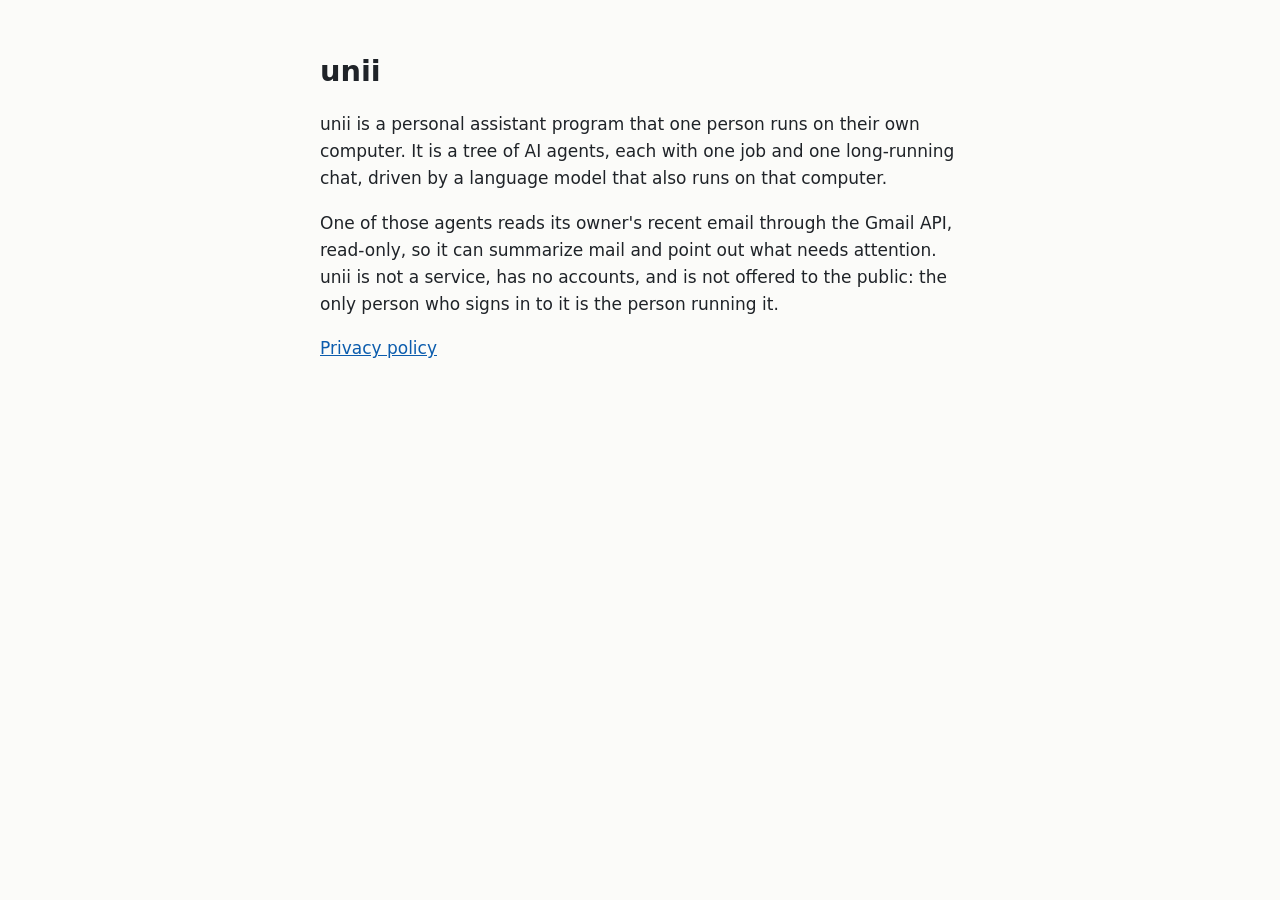
<file: index.html>
<!doctype html>
<html lang="en">
<head>
<meta charset="utf-8">
<meta name="viewport" content="width=device-width, initial-scale=1">
<title>unii</title>
<link rel="stylesheet" href="style.css">
</head>
<body>
<main>
<h1>unii</h1>
<p>unii is a personal assistant program that one person runs on their own
computer. It is a tree of AI agents, each with one job and one long-running
chat, driven by a language model that also runs on that computer.</p>
<p>One of those agents reads its owner's recent email through the Gmail API,
read-only, so it can summarize mail and point out what needs attention. unii
is not a service, has no accounts, and is not offered to the public: the only
person who signs in to it is the person running it.</p>
<p><a href="privacy.html">Privacy policy</a></p>
</main>
</body>
</html>
</file>
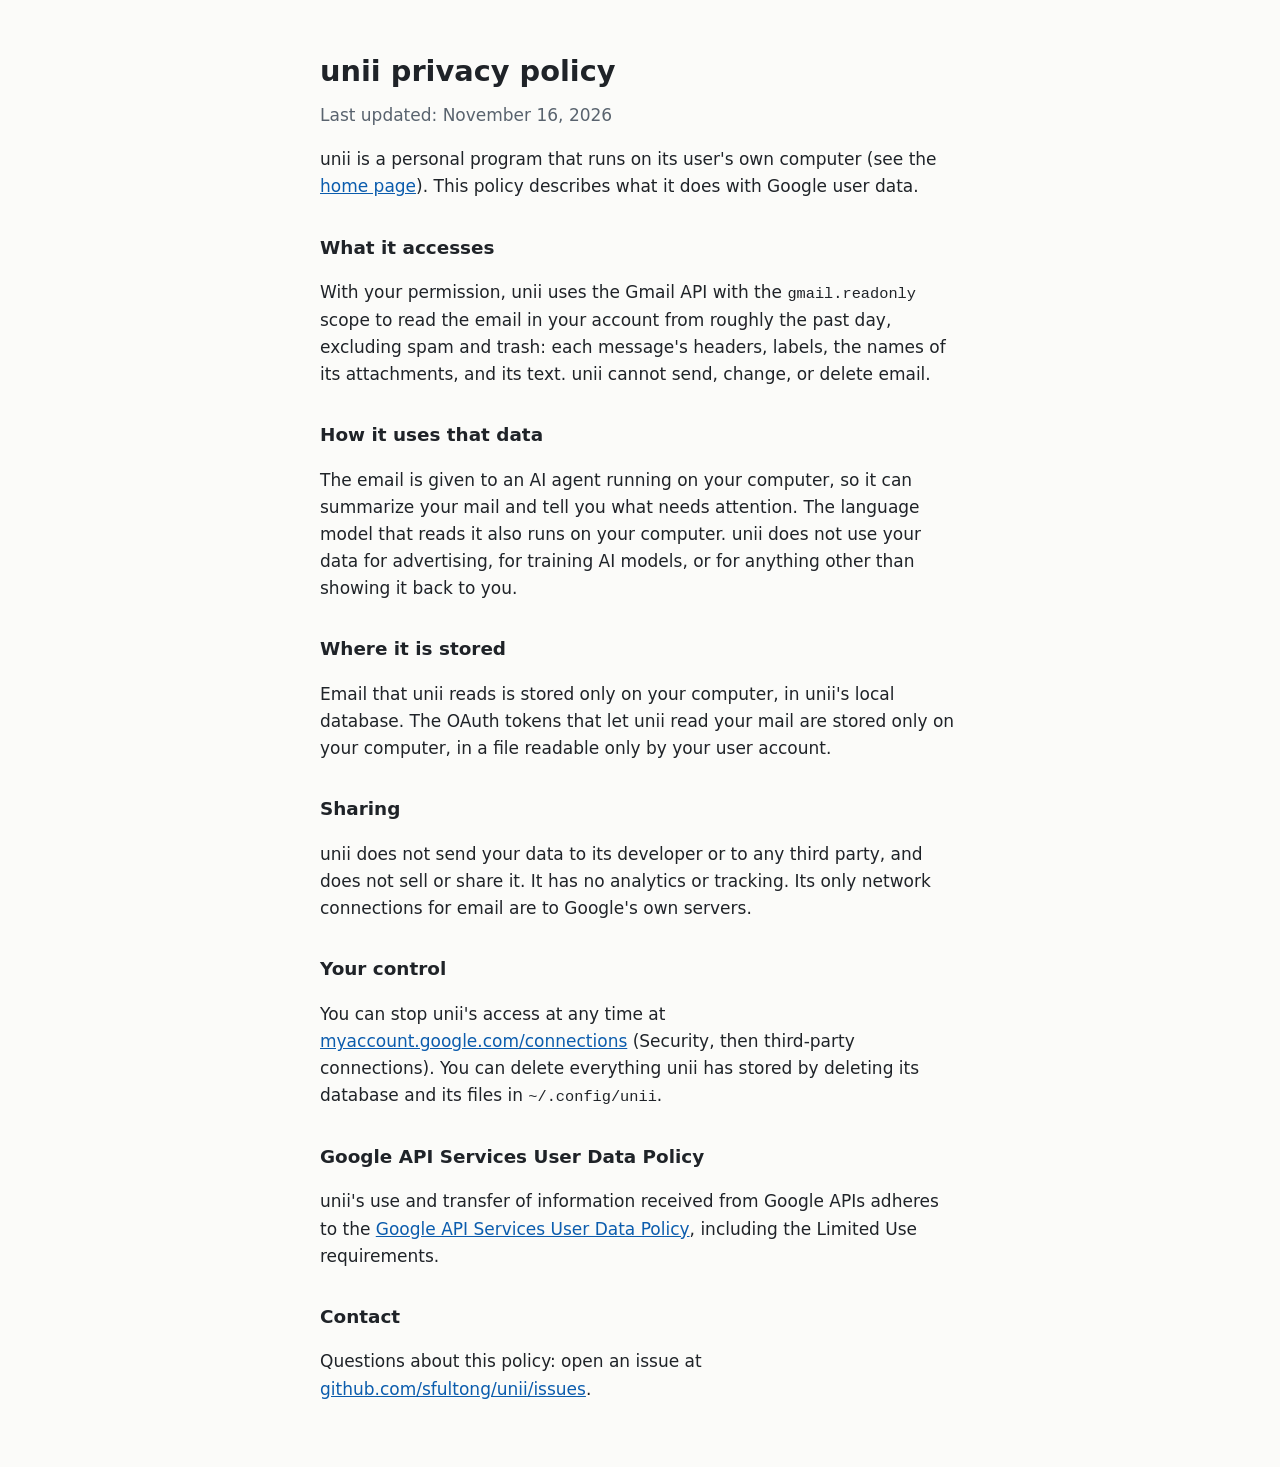
<file: privacy.html>
<!doctype html>
<html lang="en">
<head>
<meta charset="utf-8">
<meta name="viewport" content="width=device-width, initial-scale=1">
<title>unii privacy policy</title>
<link rel="stylesheet" href="style.css">
</head>
<body>
<main>
<h1>unii privacy policy</h1>
<p class="date">Last updated: November 16, 2026</p>

<p>unii is a personal program that runs on its user's own computer (see the
<a href="index.html">home page</a>). This policy describes what it does with
Google user data.</p>

<h2>What it accesses</h2>
<p>With your permission, unii uses the Gmail API with the
<code>gmail.readonly</code> scope to read the email in your account from
roughly the past day, excluding spam and trash: each message's headers,
labels, the names of its attachments, and its text. unii cannot send, change,
or delete email.</p>

<h2>How it uses that data</h2>
<p>The email is given to an AI agent running on your computer, so it can
summarize your mail and tell you what needs attention. The language model
that reads it also runs on your computer. unii does not use your data for
advertising, for training AI models, or for anything other than showing it
back to you.</p>

<h2>Where it is stored</h2>
<p>Email that unii reads is stored only on your computer, in unii's local
database. The OAuth tokens that let unii read your mail are stored only on
your computer, in a file readable only by your user account.</p>

<h2>Sharing</h2>
<p>unii does not send your data to its developer or to any third party, and
does not sell or share it. It has no analytics or tracking. Its only network
connections for email are to Google's own servers.</p>

<h2>Your control</h2>
<p>You can stop unii's access at any time at
<a href="https://myaccount.google.com/connections">myaccount.google.com/connections</a>
(Security, then third-party connections). You can delete everything unii has
stored by deleting its database and its files in <code>~/.config/unii</code>.</p>

<h2>Google API Services User Data Policy</h2>
<p>unii's use and transfer of information received from Google APIs adheres
to the <a href="https://developers.google.com/terms/api-services-user-data-policy">Google
API Services User Data Policy</a>, including the Limited Use requirements.</p>

<h2>Contact</h2>
<p>Questions about this policy: open an issue at
<a href="https://github.com/sfultong/unii/issues">github.com/sfultong/unii/issues</a>.</p>
</main>
</body>
</html>
</file>
<file: style.css>
:root {
  --bg: #fbfbf9;
  --fg: #1f2328;
  --muted: #59636e;
  --link: #0b5cad;
  color-scheme: light dark;
}
@media (prefers-color-scheme: dark) {
  :root {
    --bg: #16181c;
    --fg: #e6e6e3;
    --muted: #9aa1a9;
    --link: #7fb6f5;
  }
}
body {
  margin: 0;
  background: var(--bg);
  color: var(--fg);
  font: 17px/1.6 system-ui, sans-serif;
}
main {
  max-width: 40rem;
  margin: 0 auto;
  padding: 3rem 16px;
}
h1 { font-size: 1.8rem; margin: 0 0 1rem; }
h2 { font-size: 1.15rem; margin: 2rem 0 0.5rem; }
a { color: var(--link); }
code { font-size: 0.9em; }
.date { color: var(--muted); margin-top: -0.5rem; }
</file>
